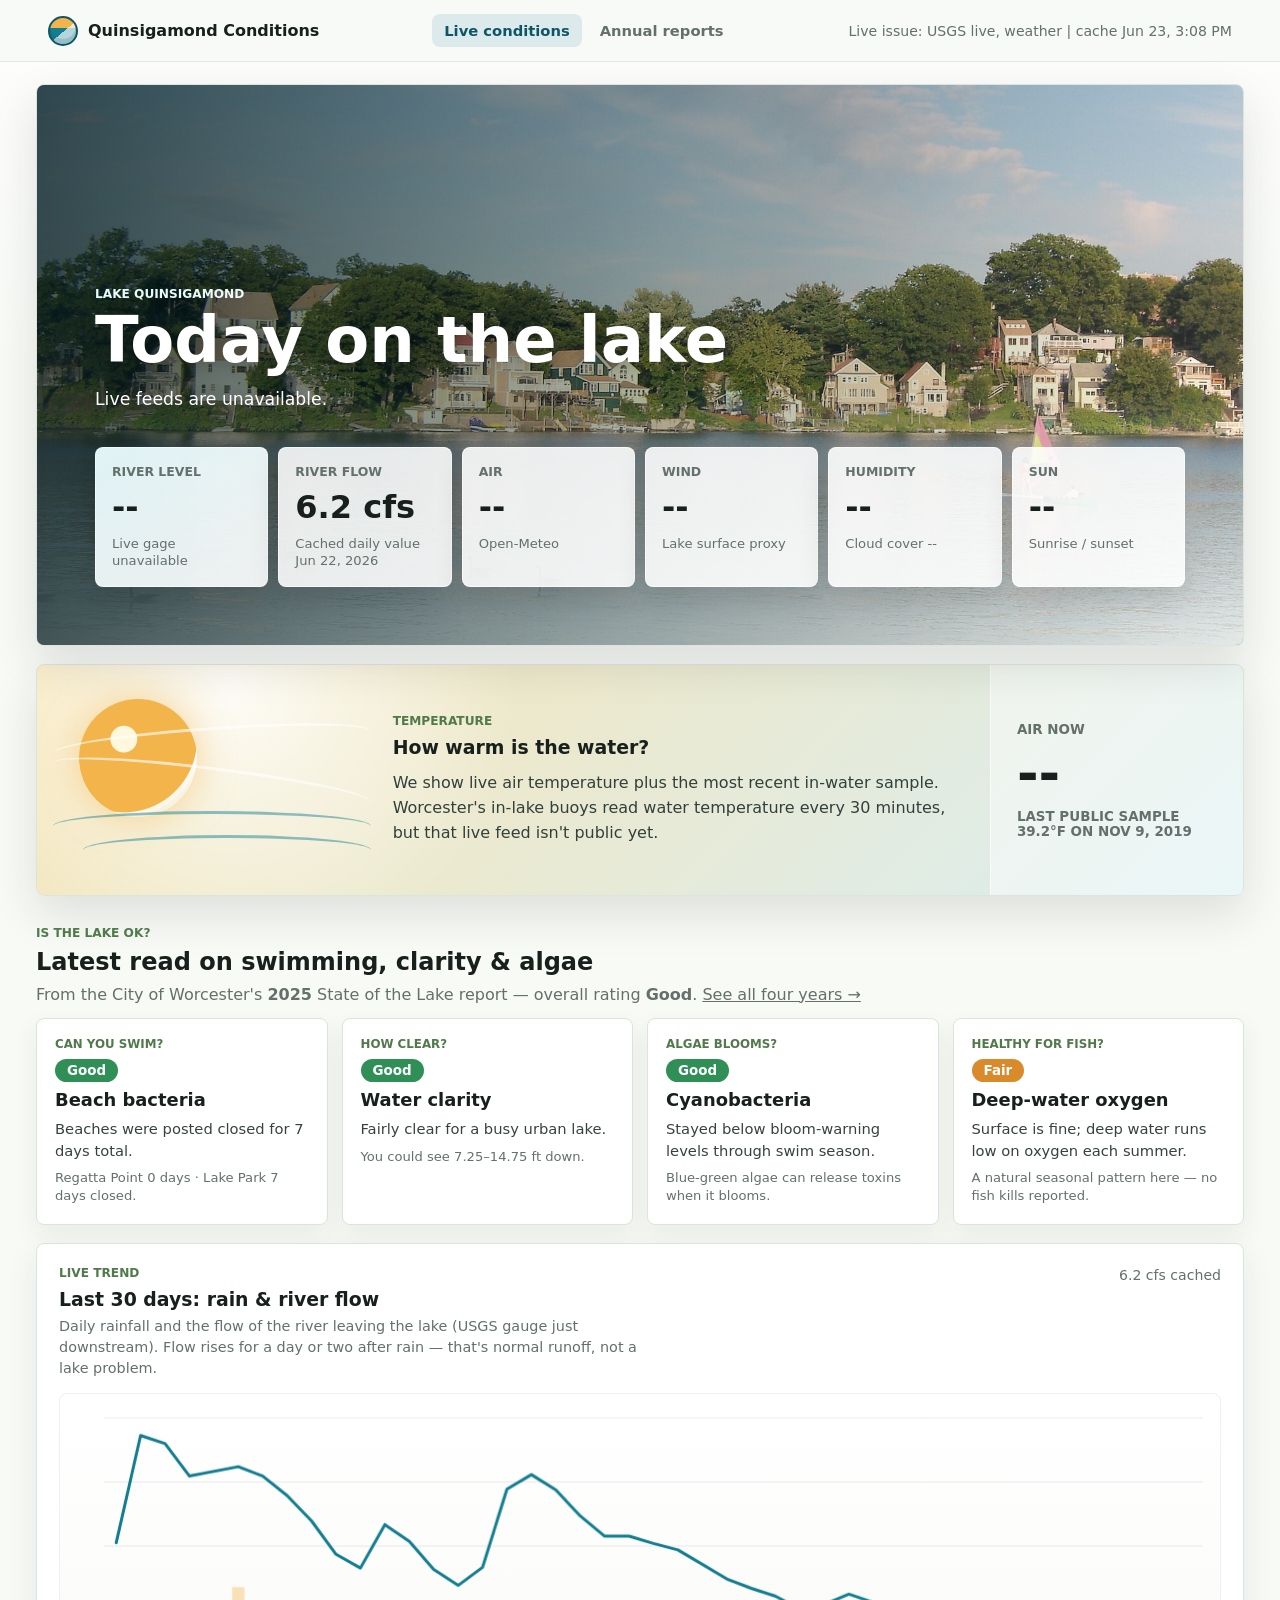
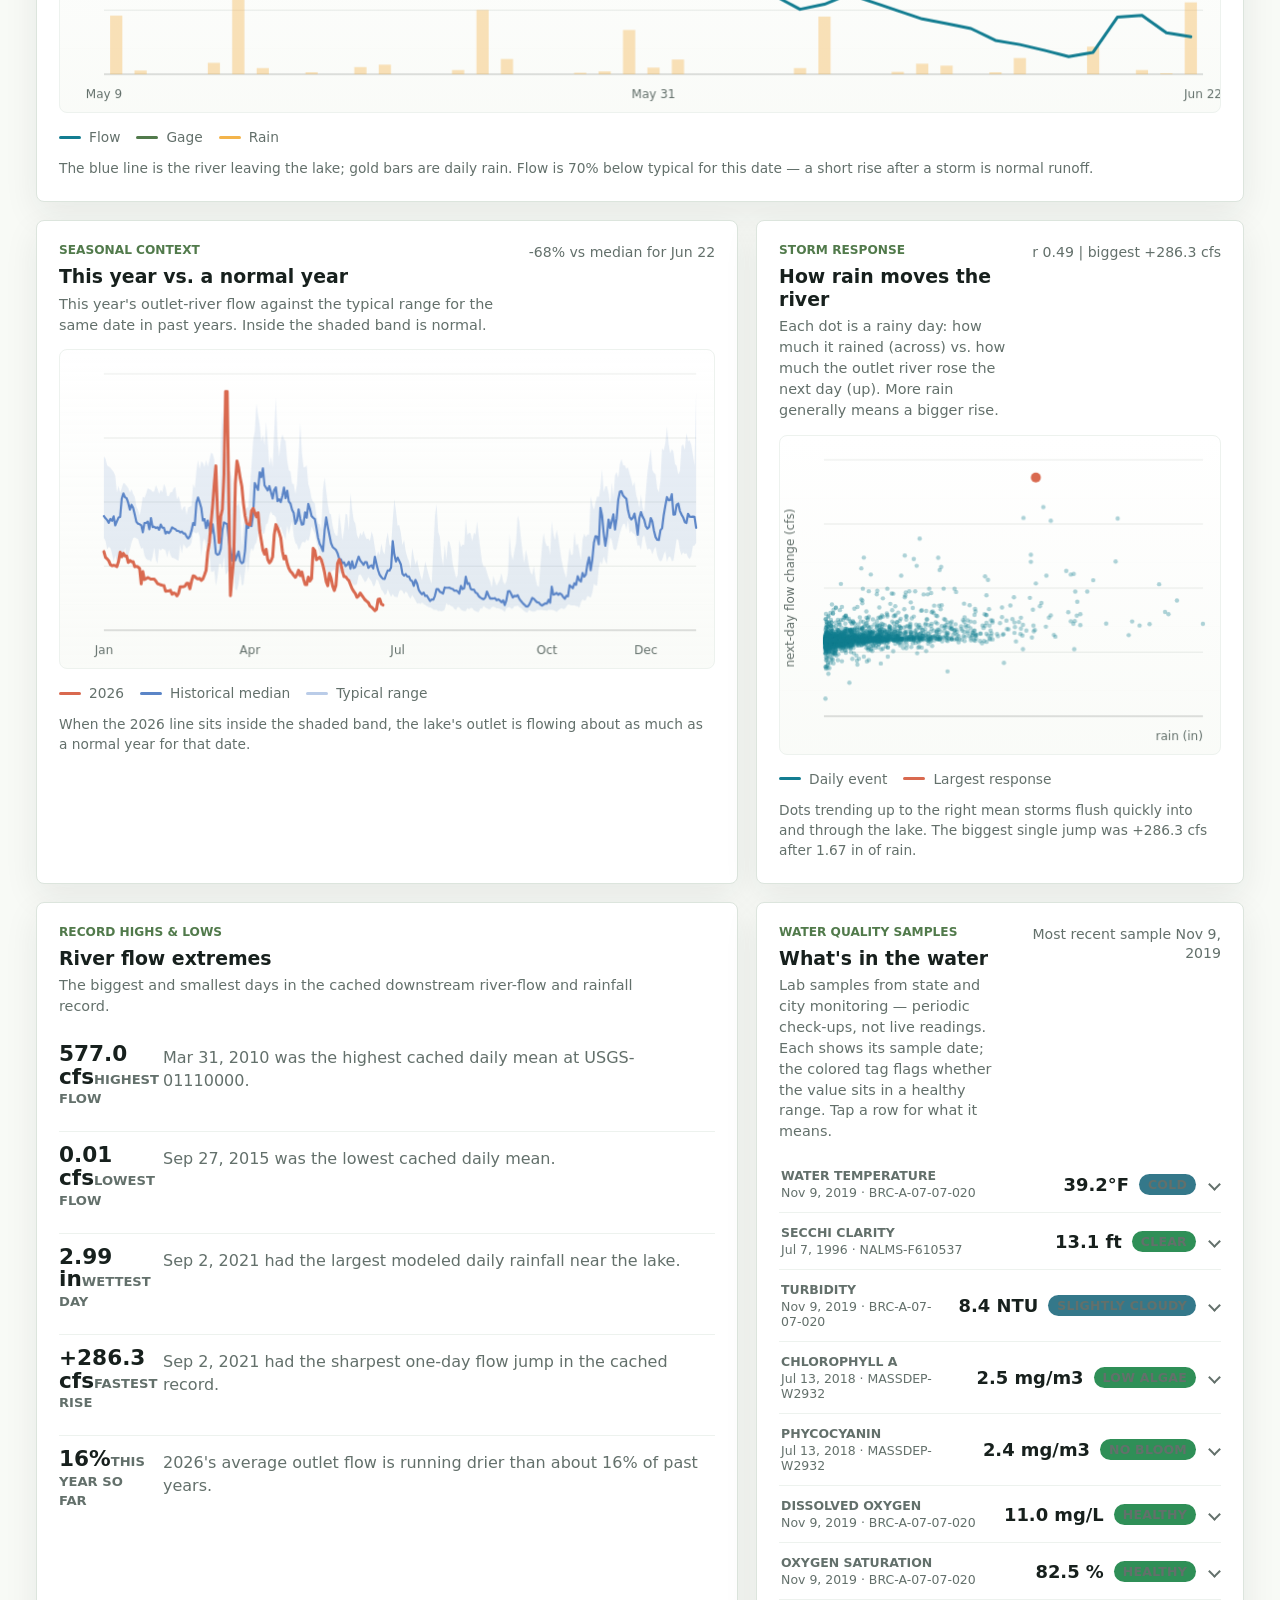
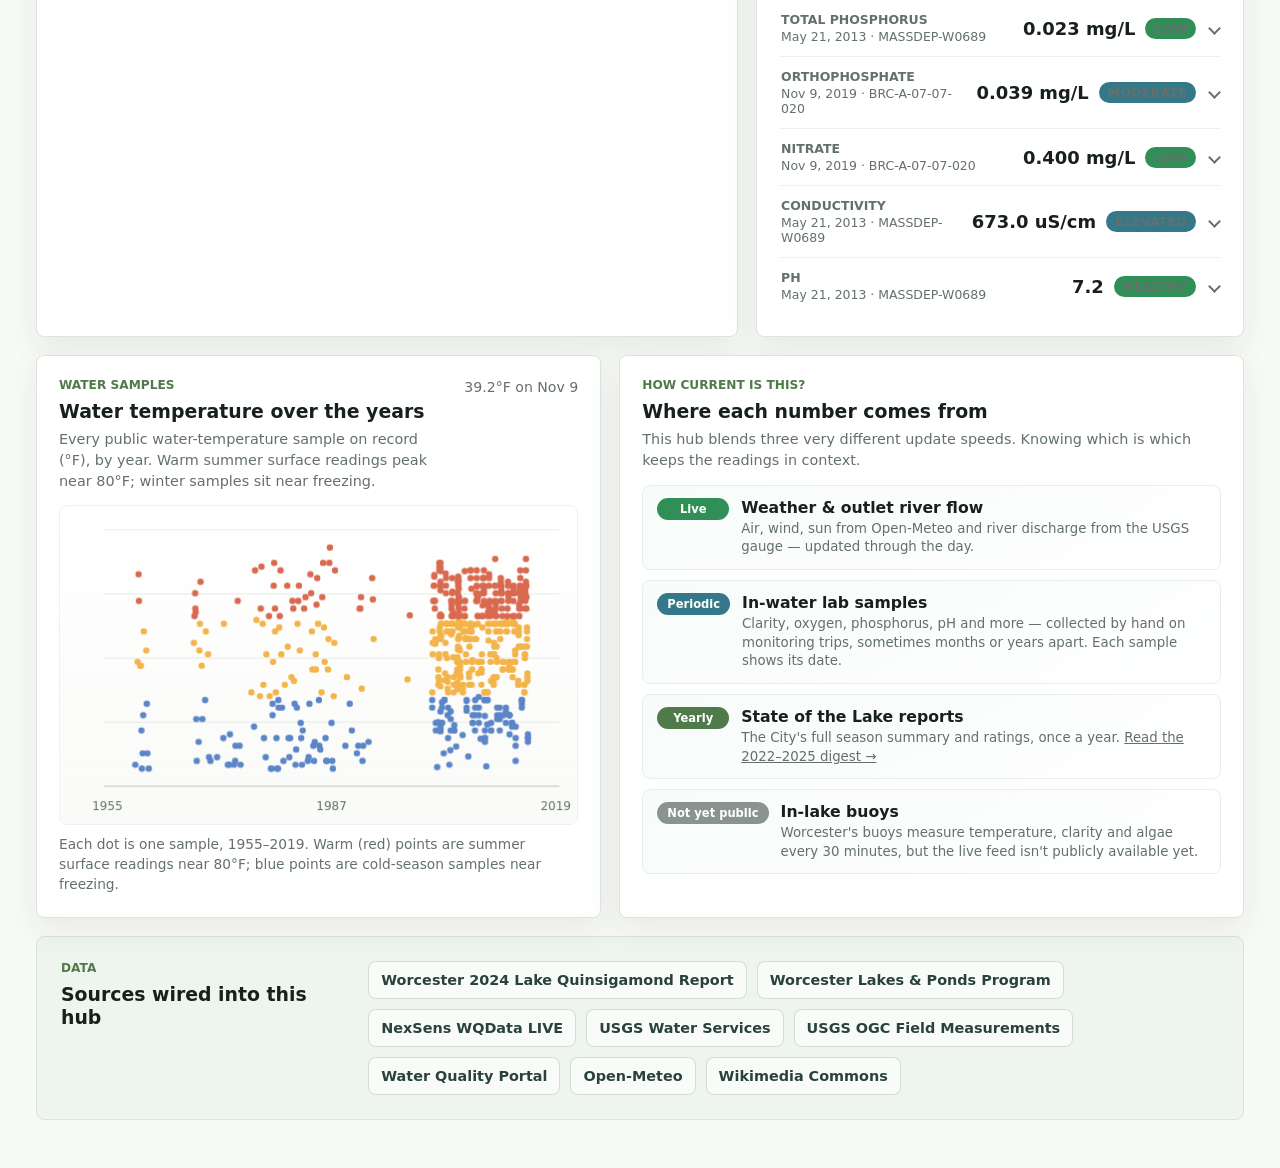
<file: index.html>
<!doctype html>
<html lang="en">
  <head>
    <meta charset="utf-8">
    <meta name="viewport" content="width=device-width, initial-scale=1">
    <title>Lake Quinsigamond Conditions</title>
    <link rel="preload" as="image" href="assets/lake-quinsigamond-regatta-point.jpg">
    <link rel="stylesheet" href="styles.css">
  </head>
  <body>
    <header class="site-header">
      <a class="brand" href="#top" aria-label="Lake Quinsigamond Conditions home">
        <span class="brand-mark"></span>
        <span>Quinsigamond Conditions</span>
      </a>
      <nav class="header-nav">
        <a href="index.html" aria-current="page" class="is-active">Live conditions</a>
        <a href="reports.html">Annual reports</a>
      </nav>
      <div class="feed-status" id="feedStatus">Loading live feeds</div>
    </header>

    <main id="top">
      <section class="today-shell" aria-labelledby="todayTitle">
        <div class="today-photo" aria-hidden="true"></div>
        <div class="today-content">
          <div class="today-copy">
            <p class="kicker">Lake Quinsigamond</p>
            <h1 id="todayTitle">Today on the lake</h1>
            <p id="todaySummary">Pulling current weather, river stage, and historical context.</p>
          </div>

          <div class="metric-grid" aria-label="Today's water and weather conditions">
            <article class="metric-card metric-card-water">
              <span class="metric-label">River level</span>
              <strong id="gageValue">--</strong>
              <small id="gageMeta">Downstream gauge, not lake level</small>
            </article>
            <article class="metric-card">
              <span class="metric-label">River flow</span>
              <strong id="flowValue">--</strong>
              <small id="flowMeta">Leaving the lake downstream</small>
            </article>
            <article class="metric-card">
              <span class="metric-label">Air</span>
              <strong id="airValue">--</strong>
              <small id="airMeta">Open-Meteo</small>
            </article>
            <article class="metric-card">
              <span class="metric-label">Wind</span>
              <strong id="windValue">--</strong>
              <small id="windMeta">Lake surface proxy</small>
            </article>
            <article class="metric-card">
              <span class="metric-label">Humidity</span>
              <strong id="humidityValue">--</strong>
              <small id="cloudMeta">Cloud cover --</small>
            </article>
            <article class="metric-card">
              <span class="metric-label">Sun</span>
              <strong id="sunValue">--</strong>
              <small id="sunMeta">Sunrise / sunset</small>
            </article>
          </div>
        </div>
      </section>

      <section class="temperature-band" aria-labelledby="temperatureTitle">
        <div class="sun-scene" aria-hidden="true">
          <div class="sun-disc"></div>
          <div class="heat-ribbon heat-ribbon-one"></div>
          <div class="heat-ribbon heat-ribbon-two"></div>
          <div class="water-line water-line-one"></div>
          <div class="water-line water-line-two"></div>
        </div>
        <div class="temperature-copy">
          <p class="kicker">Temperature</p>
          <h2 id="temperatureTitle">How warm is the water?</h2>
          <p id="temperatureDetail">We show live air temperature plus the most recent in-water sample. Worcester's in-lake buoys read water temperature every 30 minutes, but that live feed isn't public yet.</p>
        </div>
        <div class="temperature-readout">
          <span>Air now</span>
          <strong id="tempReadout">--</strong>
          <small id="waterTempReadout">Water sample --</small>
        </div>
      </section>

      <section class="lake-status" aria-labelledby="lakeStatusTitle">
        <div class="section-head">
          <p class="kicker">Is the lake OK?</p>
          <h2 id="lakeStatusTitle">Latest read on swimming, clarity &amp; algae</h2>
          <p class="section-sub" id="lakeStatusSub">From the City of Worcester's most recent annual State of the Lake report. <a href="reports.html">See all four years &rarr;</a></p>
        </div>
        <div class="status-cards" id="statusCards">
          <p class="status-loading">Loading the latest report summary&hellip;</p>
        </div>
      </section>

      <section class="analytics-grid" aria-label="Lake condition analytics">
        <article class="panel panel-wide">
          <div class="panel-heading">
            <div>
              <p class="kicker">Live trend</p>
              <h2>Last 30 days: rain &amp; river flow</h2>
              <p class="panel-sub">Daily rainfall and the flow of the river leaving the lake (USGS gauge just downstream). Flow rises for a day or two after rain &mdash; that's normal runoff, not a lake problem.</p>
            </div>
            <div class="chart-stat" id="recentStat">--</div>
          </div>
          <canvas id="recentChart" class="chart" aria-label="Recent river flow and rain chart"></canvas>
          <div class="legend" id="recentLegend"></div>
          <p class="chart-note" id="recentNote"></p>
        </article>

        <article class="panel">
          <div class="panel-heading">
            <div>
              <p class="kicker">Seasonal context</p>
              <h2>This year vs. a normal year</h2>
              <p class="panel-sub">This year's outlet-river flow against the typical range for the same date in past years. Inside the shaded band is normal.</p>
            </div>
            <div class="chart-stat" id="yearStat">--</div>
          </div>
          <canvas id="yearChart" class="chart" aria-label="This year flow compared with historical range"></canvas>
          <div class="legend" id="yearLegend"></div>
          <p class="chart-note" id="yearNote"></p>
        </article>

        <article class="panel">
          <div class="panel-heading">
            <div>
              <p class="kicker">Storm response</p>
              <h2>How rain moves the river</h2>
              <p class="panel-sub">Each dot is a rainy day: how much it rained (across) vs. how much the outlet river rose the next day (up). More rain generally means a bigger rise.</p>
            </div>
            <div class="chart-stat" id="responseStat">--</div>
          </div>
          <canvas id="responseChart" class="chart" aria-label="Rainfall and next day river response scatter chart"></canvas>
          <div class="legend" id="responseLegend"></div>
          <p class="chart-note" id="responseNote"></p>
        </article>
      </section>

      <section class="split-band" aria-label="Historical insights and water quality">
        <article class="panel">
          <div class="panel-heading">
            <div>
              <p class="kicker">Record highs &amp; lows</p>
              <h2>River flow extremes</h2>
              <p class="panel-sub">The biggest and smallest days in the cached downstream river-flow and rainfall record.</p>
            </div>
          </div>
          <div class="insight-list" id="insights"></div>
        </article>

        <article class="panel">
          <div class="panel-heading">
            <div>
              <p class="kicker">Water quality samples</p>
              <h2>What's in the water</h2>
              <p class="panel-sub">Lab samples from state and city monitoring &mdash; periodic check-ups, not live readings. Each shows its sample date; the colored tag flags whether the value sits in a healthy range. Tap a row for what it means.</p>
            </div>
            <div class="chart-stat" id="qualityStat">--</div>
          </div>
          <div class="sample-list" id="sampleList"></div>
        </article>
      </section>

      <section class="analytics-grid bottom-grid" aria-label="Water temperature history and data freshness">
        <article class="panel">
          <div class="panel-heading">
            <div>
              <p class="kicker">Water samples</p>
              <h2>Water temperature over the years</h2>
              <p class="panel-sub">Every public water-temperature sample on record (&deg;F), by year. Warm summer surface readings peak near 80&deg;F; winter samples sit near freezing.</p>
            </div>
            <div class="chart-stat" id="waterTempStat">--</div>
          </div>
          <canvas id="waterTempChart" class="chart" aria-label="Historical water temperature samples"></canvas>
          <p class="chart-note" id="waterTempNote"></p>
        </article>

        <article class="panel">
          <div class="panel-heading">
            <div>
              <p class="kicker">How current is this?</p>
              <h2>Where each number comes from</h2>
              <p class="panel-sub">This hub blends three very different update speeds. Knowing which is which keeps the readings in context.</p>
            </div>
          </div>
          <div class="freshness" id="freshness">
            <div class="freshness-row freshness-live">
              <span class="freshness-badge">Live</span>
              <div>
                <strong>Weather &amp; outlet river flow</strong>
                <small>Air, wind, sun from Open-Meteo and river discharge from the USGS gauge &mdash; updated through the day.</small>
              </div>
            </div>
            <div class="freshness-row freshness-periodic">
              <span class="freshness-badge">Periodic</span>
              <div>
                <strong>In-water lab samples</strong>
                <small>Clarity, oxygen, phosphorus, pH and more &mdash; collected by hand on monitoring trips, sometimes months or years apart. Each sample shows its date.</small>
              </div>
            </div>
            <div class="freshness-row freshness-annual">
              <span class="freshness-badge">Yearly</span>
              <div>
                <strong>State of the Lake reports</strong>
                <small>The City's full season summary and ratings, once a year. <a href="reports.html">Read the 2022&ndash;2025 digest &rarr;</a></small>
              </div>
            </div>
            <div class="freshness-row freshness-pending">
              <span class="freshness-badge">Not yet public</span>
              <div>
                <strong>In-lake buoys</strong>
                <small>Worcester's buoys measure temperature, clarity and algae every 30 minutes, but the live feed isn't publicly available yet.</small>
              </div>
            </div>
          </div>
        </article>
      </section>

      <section class="source-band" aria-label="Data sources">
        <div>
          <p class="kicker">Data</p>
          <h2>Sources wired into this hub</h2>
        </div>
        <div class="source-links" id="sourceLinks"></div>
      </section>
    </main>

    <script src="app.js" defer></script>
  </body>
</html>
</file>
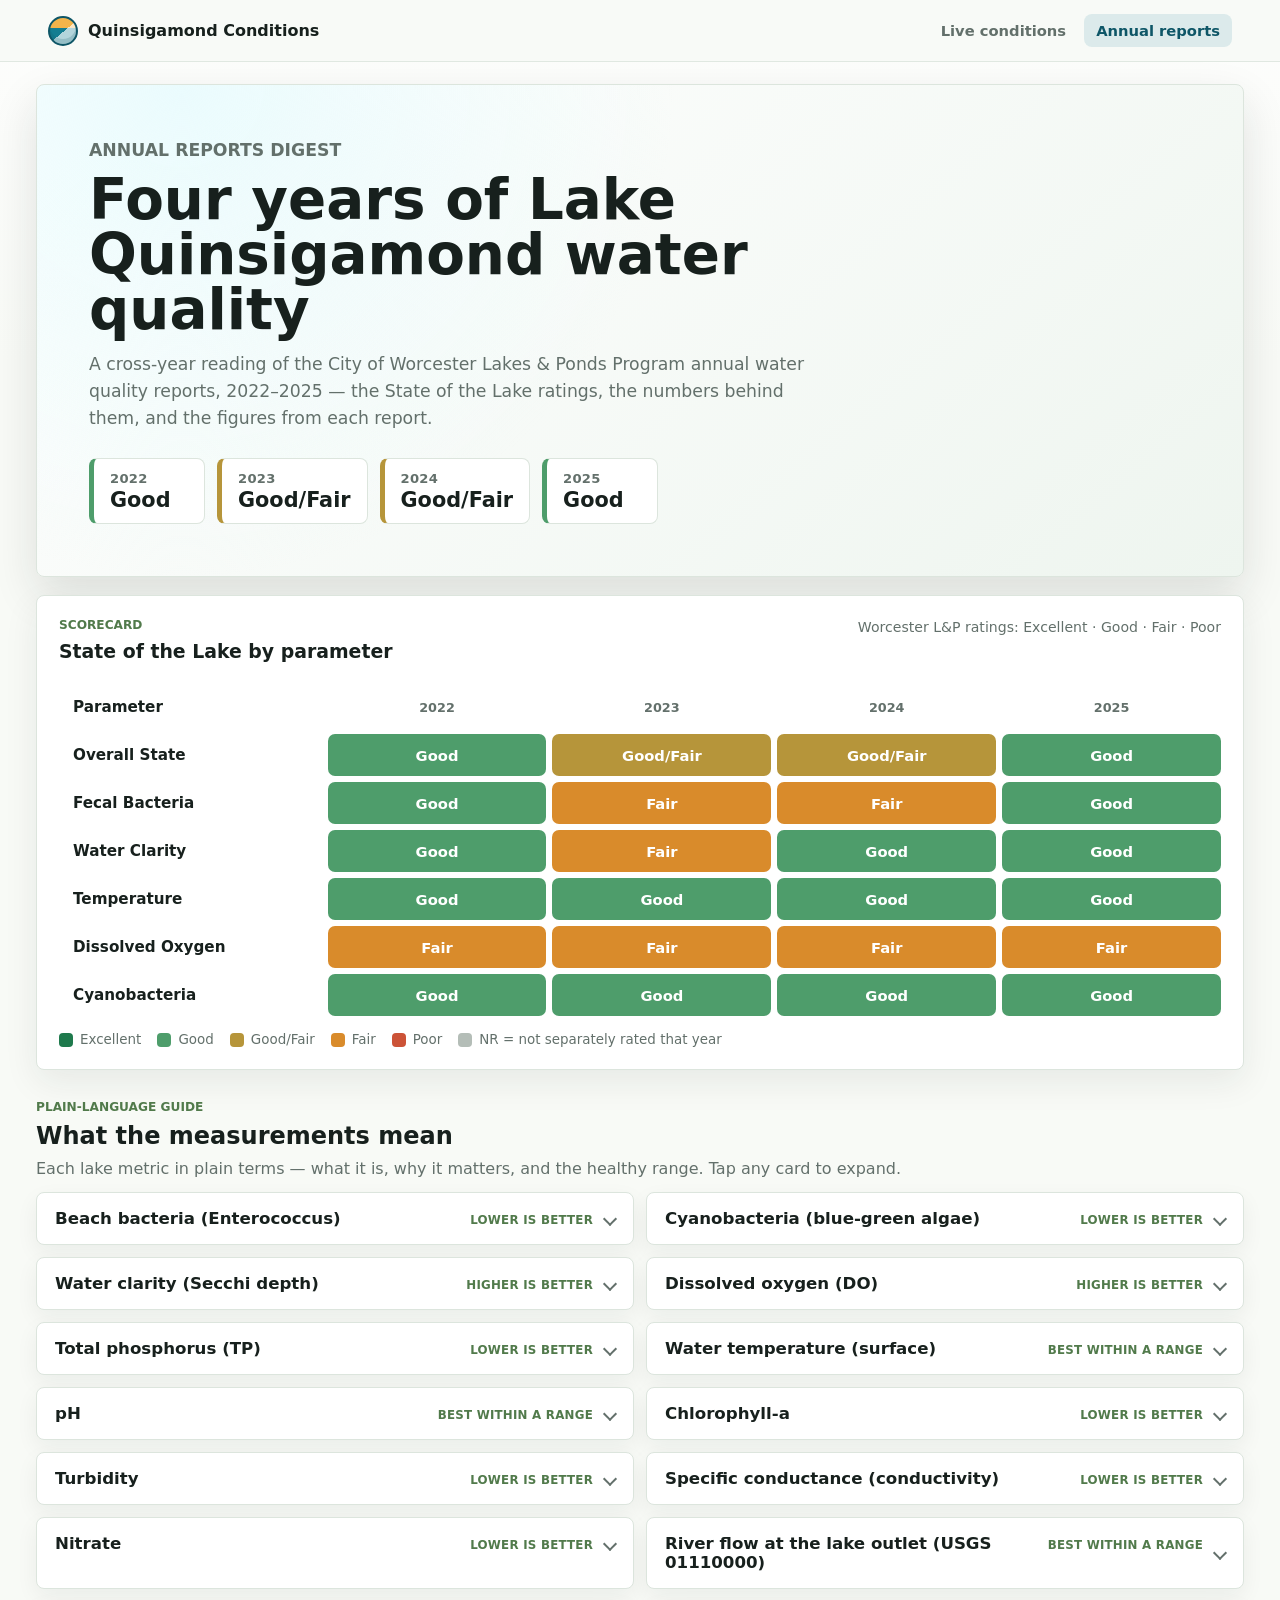
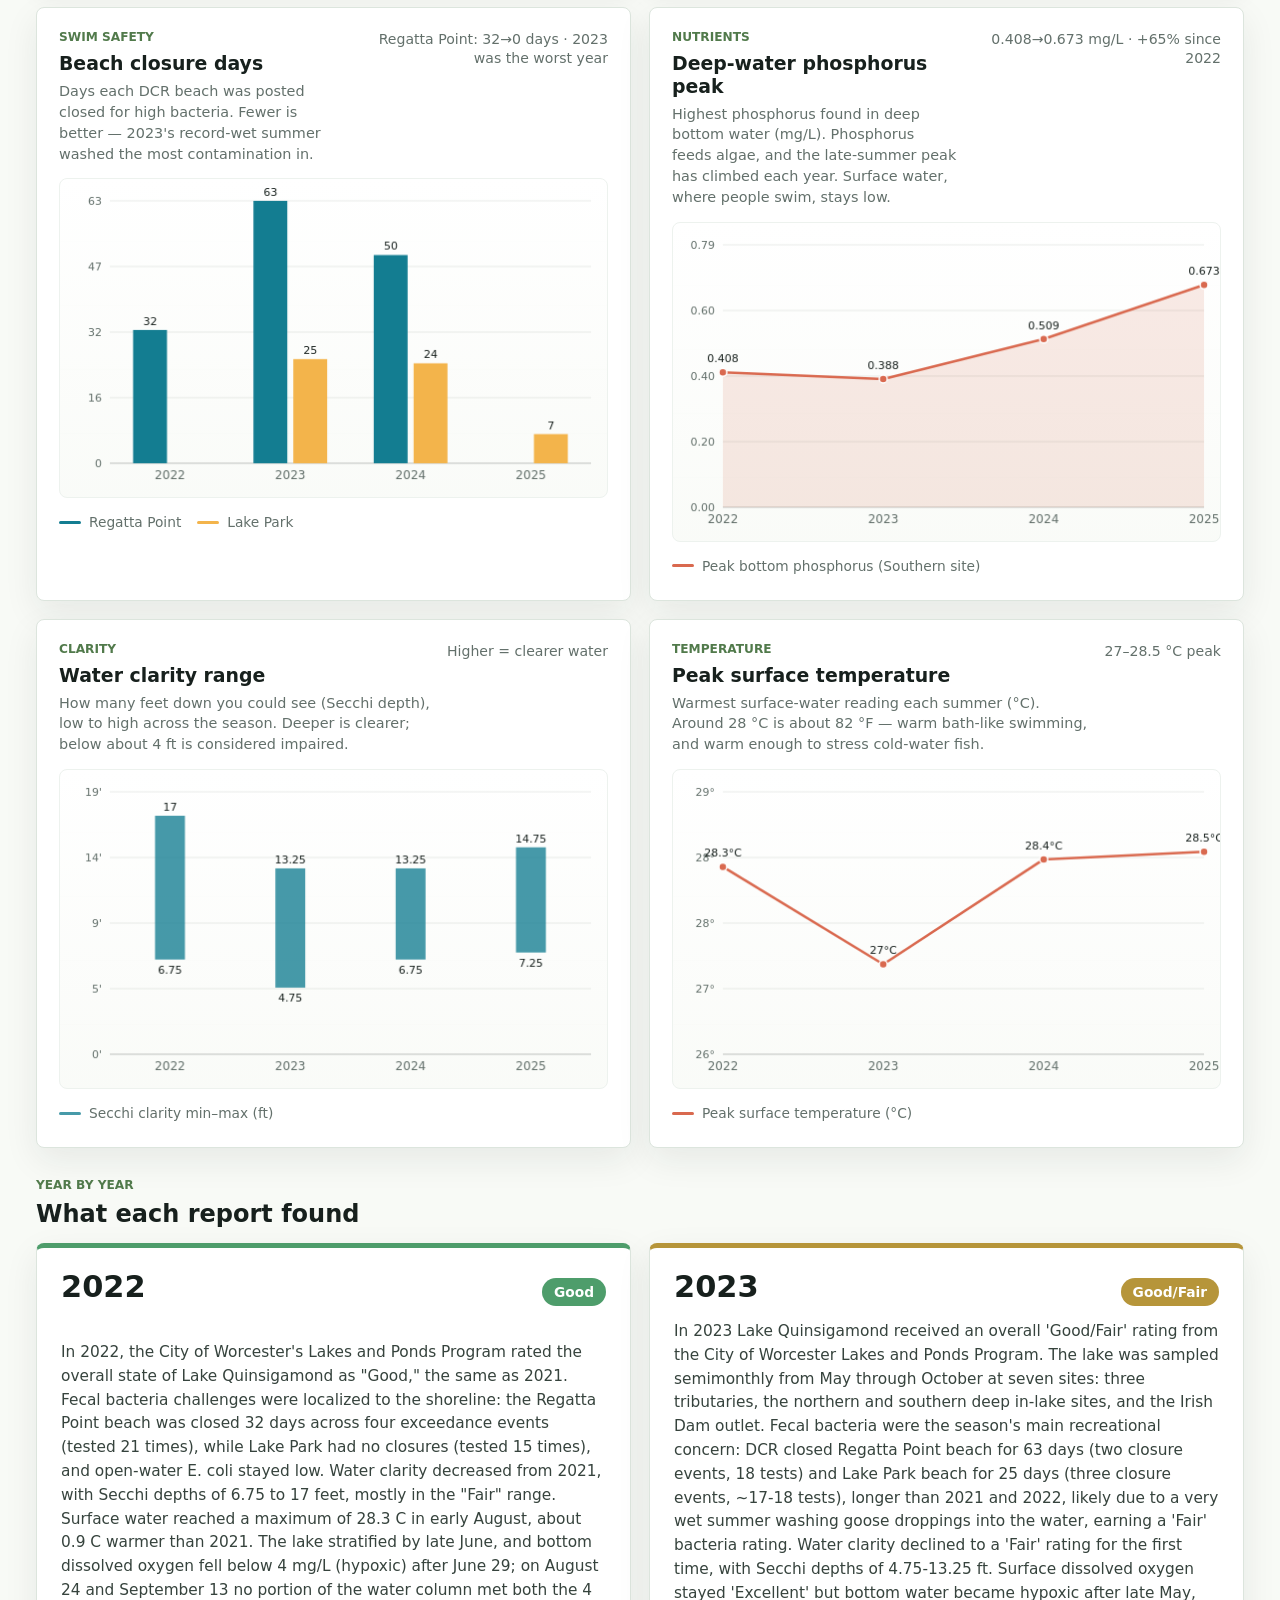
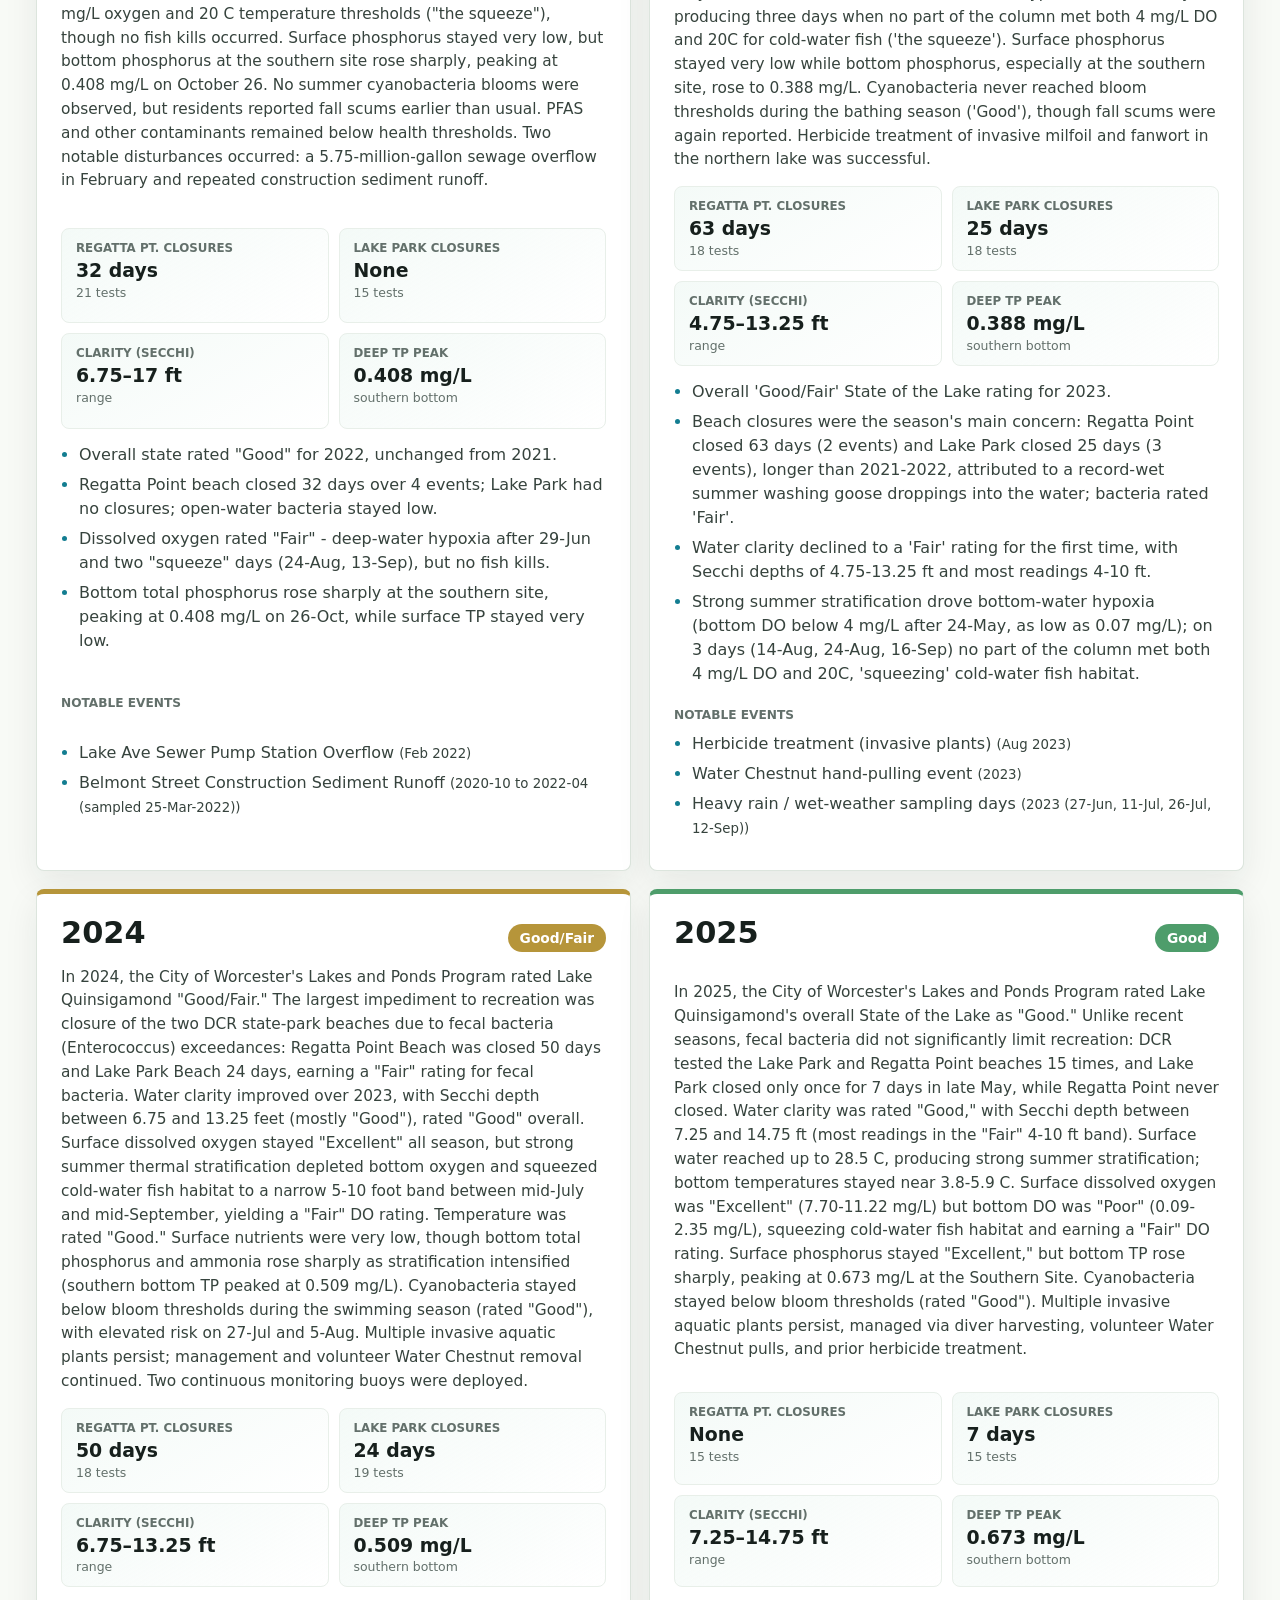
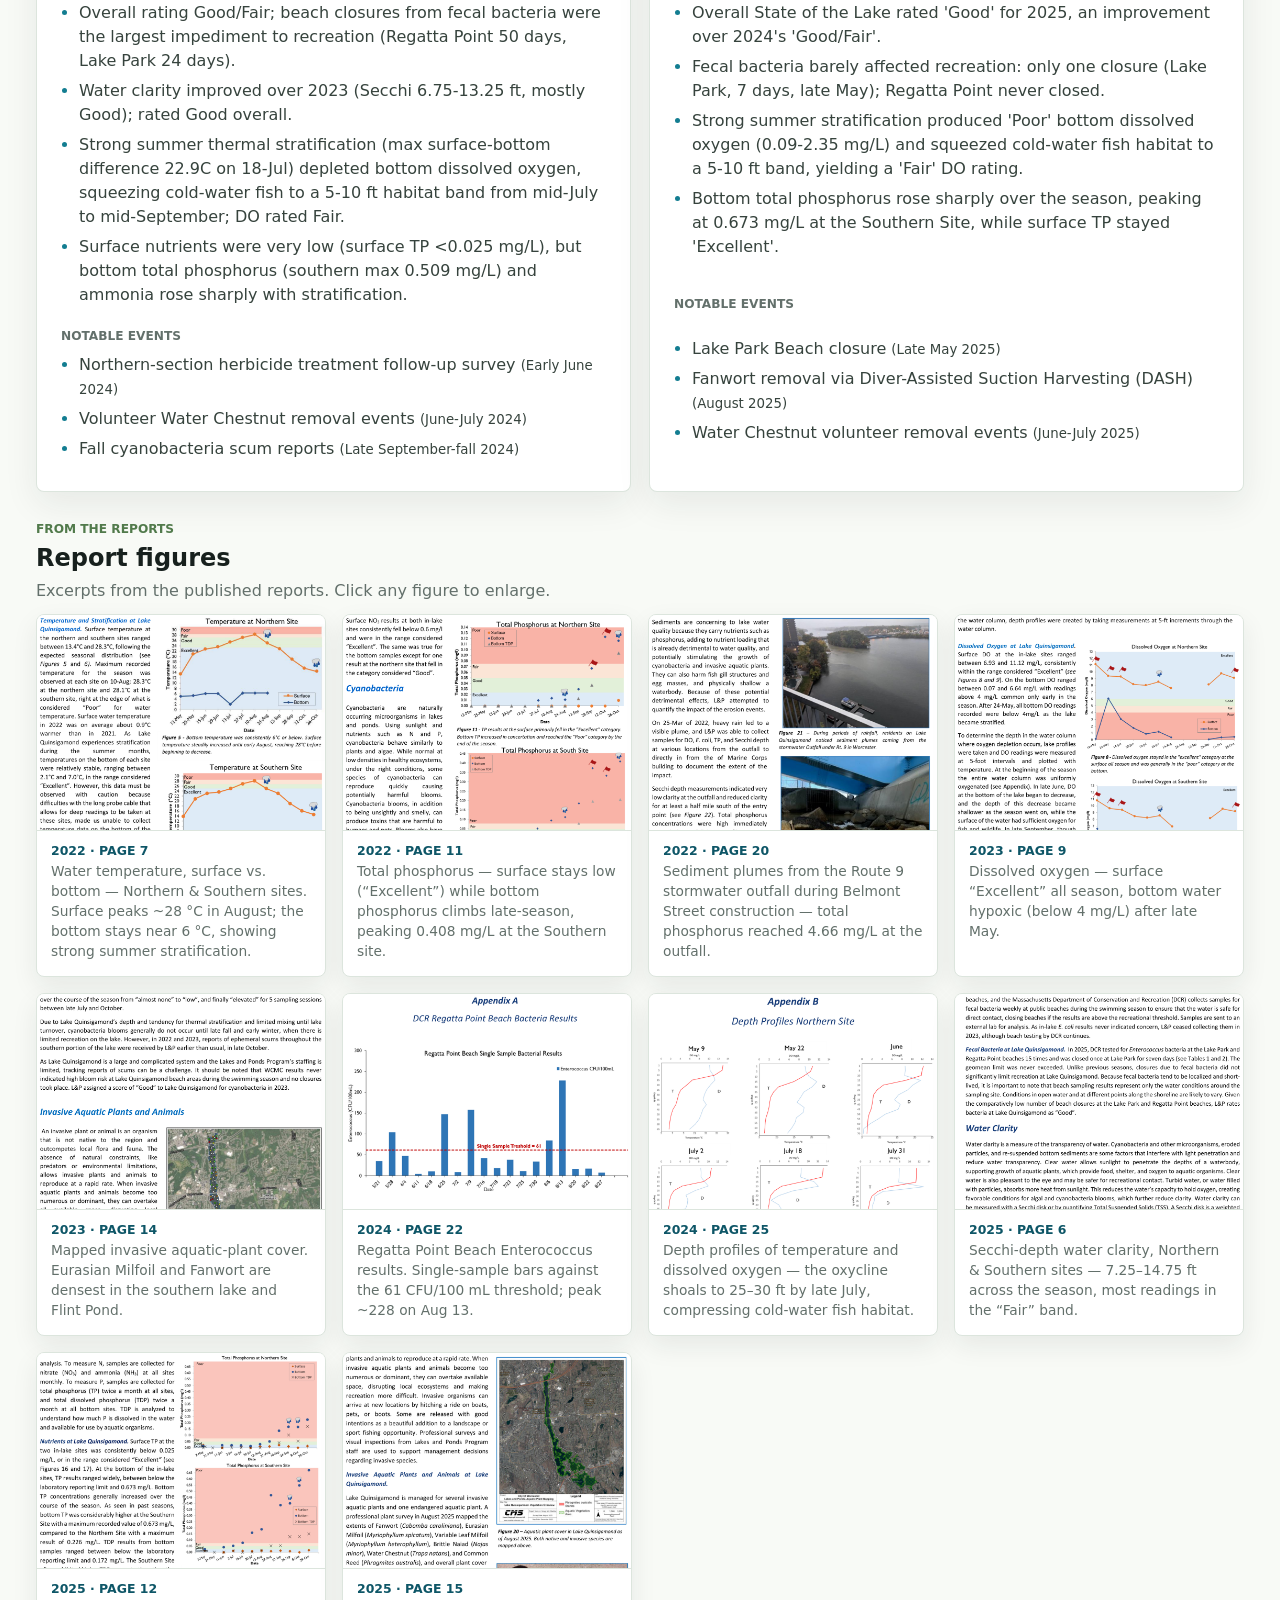
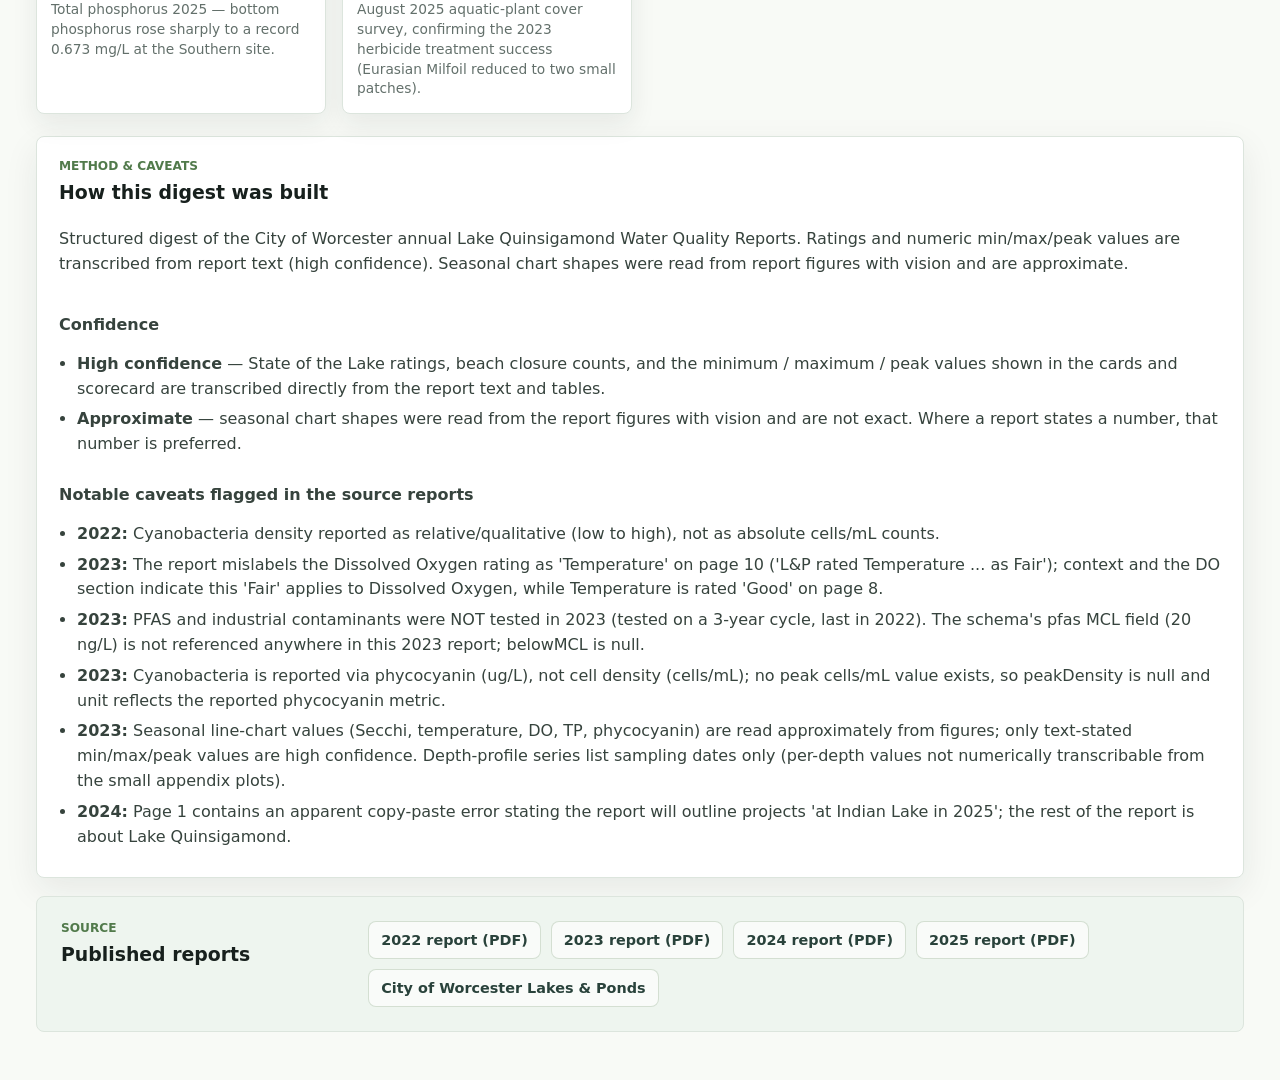
<file: reports.html>
<!doctype html>
<html lang="en">
  <head>
    <meta charset="utf-8">
    <meta name="viewport" content="width=device-width, initial-scale=1">
    <title>Annual Water Quality Reports — Lake Quinsigamond</title>
    <meta name="description" content="Cross-year digest of the City of Worcester annual Lake Quinsigamond Water Quality Reports, 2022–2025: ratings, trends, key findings, and report figures.">
    <link rel="stylesheet" href="styles.css">
  </head>
  <body class="reports-body">
    <header class="site-header">
      <a class="brand" href="index.html" aria-label="Lake Quinsigamond Conditions home">
        <span class="brand-mark"></span>
        <span>Quinsigamond Conditions</span>
      </a>
      <nav class="header-nav">
        <a href="index.html">Live conditions</a>
        <a href="reports.html" aria-current="page" class="is-active">Annual reports</a>
      </nav>
    </header>

    <main id="top">
      <section class="report-hero" aria-labelledby="reportTitle">
        <div class="report-hero-copy">
          <p class="kicker">Annual reports digest</p>
          <h1 id="reportTitle">Four years of Lake Quinsigamond water quality</h1>
          <p id="reportIntro">A cross-year reading of the City of Worcester Lakes &amp; Ponds Program annual water quality reports, 2022–2025 — the State of the Lake ratings, the numbers behind them, and the figures from each report.</p>
          <div class="state-chips" id="stateChips" aria-label="Overall State of the Lake rating by year"></div>
        </div>
      </section>

      <section class="panel panel-wide scorecard-panel" aria-labelledby="scorecardTitle">
        <div class="panel-heading">
          <div>
            <p class="kicker">Scorecard</p>
            <h2 id="scorecardTitle">State of the Lake by parameter</h2>
          </div>
          <div class="chart-stat">Worcester L&amp;P ratings: Excellent · Good · Fair · Poor</div>
        </div>
        <div class="scorecard" id="scorecard"></div>
        <div class="rating-key" id="ratingKey" aria-hidden="true"></div>
      </section>

      <section aria-labelledby="glossaryTitle">
        <div class="section-head">
          <p class="kicker">Plain-language guide</p>
          <h2 id="glossaryTitle">What the measurements mean</h2>
          <p class="section-sub">Each lake metric in plain terms &mdash; what it is, why it matters, and the healthy range. Tap any card to expand.</p>
        </div>
        <div class="glossary-grid" id="glossary"></div>
      </section>

      <section class="analytics-grid reports-trends" aria-label="Cross-year trends">
        <article class="panel">
          <div class="panel-heading">
            <div>
              <p class="kicker">Swim safety</p>
              <h2>Beach closure days</h2>
              <p class="panel-sub">Days each DCR beach was posted closed for high bacteria. Fewer is better — 2023's record-wet summer washed the most contamination in.</p>
            </div>
            <div class="chart-stat" id="beachStat">--</div>
          </div>
          <canvas id="beachChart" class="chart" aria-label="Beach closure days by year for Regatta Point and Lake Park"></canvas>
          <div class="legend" id="beachLegend"></div>
        </article>

        <article class="panel">
          <div class="panel-heading">
            <div>
              <p class="kicker">Nutrients</p>
              <h2>Deep-water phosphorus peak</h2>
              <p class="panel-sub">Highest phosphorus found in deep bottom water (mg/L). Phosphorus feeds algae, and the late-summer peak has climbed each year. Surface water, where people swim, stays low.</p>
            </div>
            <div class="chart-stat" id="tpStat">--</div>
          </div>
          <canvas id="tpChart" class="chart" aria-label="Peak bottom total phosphorus at the southern site by year"></canvas>
          <div class="legend" id="tpLegend"></div>
        </article>

        <article class="panel">
          <div class="panel-heading">
            <div>
              <p class="kicker">Clarity</p>
              <h2>Water clarity range</h2>
              <p class="panel-sub">How many feet down you could see (Secchi depth), low to high across the season. Deeper is clearer; below about 4 ft is considered impaired.</p>
            </div>
            <div class="chart-stat" id="secchiStat">--</div>
          </div>
          <canvas id="secchiChart" class="chart" aria-label="Secchi water clarity depth range by year"></canvas>
          <div class="legend" id="secchiLegend"></div>
        </article>

        <article class="panel">
          <div class="panel-heading">
            <div>
              <p class="kicker">Temperature</p>
              <h2>Peak surface temperature</h2>
              <p class="panel-sub">Warmest surface-water reading each summer (&deg;C). Around 28&nbsp;&deg;C is about 82&nbsp;&deg;F — warm bath-like swimming, and warm enough to stress cold-water fish.</p>
            </div>
            <div class="chart-stat" id="tempStat">--</div>
          </div>
          <canvas id="tempChart" class="chart" aria-label="Maximum surface water temperature by year"></canvas>
          <div class="legend" id="tempLegend"></div>
        </article>
      </section>

      <section aria-labelledby="yearsTitle">
        <div class="section-head">
          <p class="kicker">Year by year</p>
          <h2 id="yearsTitle">What each report found</h2>
        </div>
        <div class="year-cards" id="yearCards"></div>
      </section>

      <section aria-labelledby="galleryTitle">
        <div class="section-head">
          <p class="kicker">From the reports</p>
          <h2 id="galleryTitle">Report figures</h2>
          <p class="section-sub">Excerpts from the published reports. Click any figure to enlarge.</p>
        </div>
        <div class="gallery" id="gallery"></div>
      </section>

      <section class="panel panel-wide method-panel" aria-labelledby="methodTitle">
        <div class="panel-heading">
          <div>
            <p class="kicker">Method &amp; caveats</p>
            <h2 id="methodTitle">How this digest was built</h2>
          </div>
        </div>
        <div class="method-body" id="methodBody"></div>
      </section>

      <section class="source-band" aria-label="Report sources">
        <div>
          <p class="kicker">Source</p>
          <h2>Published reports</h2>
        </div>
        <div class="source-links" id="reportLinks"></div>
      </section>
    </main>

    <div class="lightbox" id="lightbox" hidden>
      <button class="lightbox-close" id="lightboxClose" aria-label="Close">&times;</button>
      <figure class="lightbox-figure">
        <img id="lightboxImg" alt="">
        <figcaption id="lightboxCaption"></figcaption>
      </figure>
    </div>

    <script src="reports.js" defer></script>
  </body>
</html>
</file>
<file: styles.css>
:root {
  color-scheme: light;
  --ink: #17201d;
  --muted: #63706b;
  --paper: #f8faf6;
  --panel: #ffffff;
  --line: #dce5dd;
  --water: #137d91;
  --water-dark: #0e5667;
  --leaf: #517a4b;
  --sun: #f3b44b;
  --coral: #d9694f;
  --rain: #5b85c7;
  --shadow: 0 18px 45px rgba(24, 36, 33, 0.12);
  --sky-start: #f8e6b6;
  --sky-end: #d9edf1;
  --temp-accent: #f3b44b;
}

* {
  box-sizing: border-box;
}

html {
  scroll-behavior: smooth;
}

body {
  margin: 0;
  background:
    linear-gradient(180deg, rgba(255, 255, 255, 0.72), rgba(248, 250, 246, 0.98) 360px),
    var(--paper);
  color: var(--ink);
  font-family:
    Inter, ui-sans-serif, system-ui, -apple-system, BlinkMacSystemFont, "Segoe UI",
    sans-serif;
  letter-spacing: 0;
}

a {
  color: inherit;
}

.site-header {
  position: sticky;
  top: 0;
  z-index: 20;
  display: flex;
  align-items: center;
  justify-content: space-between;
  gap: 18px;
  min-height: 62px;
  padding: 12px clamp(18px, 4vw, 48px);
  background: rgba(248, 250, 246, 0.88);
  border-bottom: 1px solid rgba(220, 229, 221, 0.84);
  backdrop-filter: blur(18px);
}

.brand {
  display: inline-flex;
  align-items: center;
  gap: 10px;
  font-weight: 760;
  text-decoration: none;
}

.brand-mark {
  width: 30px;
  height: 30px;
  border: 2px solid var(--water-dark);
  border-radius: 50%;
  background:
    linear-gradient(140deg, transparent 52%, rgba(255, 255, 255, 0.68) 52%),
    linear-gradient(180deg, var(--sun) 0 40%, var(--water) 40% 100%);
  box-shadow: inset 0 -5px 0 rgba(14, 86, 103, 0.18);
}

.feed-status {
  max-width: 52vw;
  overflow: hidden;
  color: var(--muted);
  font-size: 0.88rem;
  text-overflow: ellipsis;
  white-space: nowrap;
}

main {
  width: min(1500px, 100%);
  margin: 0 auto;
  padding: 22px clamp(14px, 3vw, 36px) 48px;
}

.today-shell {
  position: relative;
  display: grid;
  grid-template-columns: minmax(0, 1fr);
  min-height: 560px;
  overflow: hidden;
  border: 1px solid var(--line);
  border-radius: 8px;
  background: var(--panel);
  box-shadow: var(--shadow);
}

.today-photo {
  position: absolute;
  inset: 0;
  background:
    linear-gradient(90deg, rgba(10, 32, 35, 0.74), rgba(12, 43, 46, 0.36) 48%, rgba(248, 250, 246, 0.18)),
    linear-gradient(0deg, rgba(248, 250, 246, 0.86), rgba(248, 250, 246, 0) 46%),
    url("assets/lake-quinsigamond-regatta-point.jpg") center / cover;
  transform: scale(1.01);
}

.today-content {
  position: relative;
  display: grid;
  align-content: end;
  gap: 34px;
  min-height: 560px;
  padding: clamp(26px, 5vw, 58px);
}

.today-copy {
  max-width: 780px;
  min-width: 0;
  color: #ffffff;
  text-shadow: 0 2px 18px rgba(0, 0, 0, 0.3);
}

.kicker {
  margin: 0 0 8px;
  color: var(--leaf);
  font-size: 0.76rem;
  font-weight: 820;
  letter-spacing: 0;
  text-transform: uppercase;
}

.today-copy .kicker {
  color: #e8fbfb;
}

h1,
h2,
p {
  margin-top: 0;
}

h1 {
  max-width: 780px;
  margin-bottom: 14px;
  font-size: clamp(2.5rem, 5vw, 5rem);
  line-height: 0.98;
  letter-spacing: 0;
}

h2 {
  margin-bottom: 0;
  font-size: 1.18rem;
  line-height: 1.2;
  letter-spacing: 0;
}

.today-copy p:last-child {
  max-width: 660px;
  margin-bottom: 0;
  font-size: 1.08rem;
  line-height: 1.55;
}

.metric-grid {
  display: grid;
  grid-template-columns: repeat(6, minmax(0, 1fr));
  gap: 10px;
  min-width: 0;
}

.metric-card {
  min-width: 0;
  min-height: 128px;
  padding: 16px;
  border: 1px solid rgba(255, 255, 255, 0.62);
  border-radius: 8px;
  background: rgba(255, 255, 255, 0.88);
  box-shadow: 0 14px 28px rgba(0, 0, 0, 0.12);
  color: var(--ink);
}

.metric-card-water {
  background: linear-gradient(150deg, rgba(232, 251, 253, 0.96), rgba(255, 255, 255, 0.9));
}

.metric-label {
  display: block;
  margin-bottom: 12px;
  color: var(--muted);
  font-size: 0.78rem;
  font-weight: 760;
  text-transform: uppercase;
}

.metric-card strong {
  display: block;
  overflow-wrap: anywhere;
  word-break: break-word;
  font-size: 2rem;
  line-height: 1.05;
  letter-spacing: 0;
}

.metric-card small {
  display: block;
  margin-top: 10px;
  color: var(--muted);
  font-size: 0.82rem;
  line-height: 1.35;
}

.temperature-band {
  display: grid;
  grid-template-columns: minmax(210px, 0.58fr) minmax(280px, 1fr) minmax(230px, 0.44fr);
  gap: 22px;
  align-items: stretch;
  min-height: 230px;
  margin-top: 18px;
  overflow: hidden;
  border: 1px solid var(--line);
  border-radius: 8px;
  background:
    radial-gradient(circle at 16% 10%, rgba(255, 255, 255, 0.86), transparent 28%),
    linear-gradient(135deg, var(--sky-start), var(--sky-end));
  box-shadow: var(--shadow);
}

.sun-scene {
  position: relative;
  min-height: 230px;
}

.sun-disc {
  position: absolute;
  top: 34px;
  left: 42px;
  width: 118px;
  height: 118px;
  border-radius: 50%;
  background:
    radial-gradient(circle at 38% 34%, #fff8df 0 12%, var(--temp-accent) 13% 68%, rgba(255, 255, 255, 0.4) 69% 72%, transparent 74%);
  box-shadow: 0 0 36px color-mix(in srgb, var(--temp-accent) 52%, transparent);
}

.heat-ribbon,
.water-line {
  position: absolute;
  right: 0;
  left: 16px;
  height: 30px;
  border-radius: 50%;
  border-top: 3px solid rgba(255, 255, 255, 0.62);
}

.heat-ribbon-one {
  top: 62px;
  transform: rotate(-4deg);
}

.heat-ribbon-two {
  top: 102px;
  transform: rotate(7deg);
}

.water-line {
  border-color: rgba(19, 125, 145, 0.48);
}

.water-line-one {
  bottom: 54px;
}

.water-line-two {
  bottom: 30px;
  left: 46px;
}

.temperature-copy {
  align-self: center;
  padding: 30px 0;
}

.temperature-copy p:last-child {
  max-width: 640px;
  margin: 12px 0 0;
  color: #31403b;
  line-height: 1.55;
}

.temperature-readout {
  display: grid;
  align-content: center;
  gap: 10px;
  padding: 26px;
  background: rgba(255, 255, 255, 0.45);
  border-left: 1px solid rgba(255, 255, 255, 0.6);
}

.temperature-readout span,
.temperature-readout small {
  color: var(--muted);
  font-size: 0.84rem;
  font-weight: 720;
  text-transform: uppercase;
}

.temperature-readout strong {
  font-size: 3.25rem;
  line-height: 1;
  letter-spacing: 0;
}

.upgrade-band {
  display: grid;
  grid-template-columns: repeat(3, minmax(0, 1fr));
  gap: 12px;
  margin-top: 18px;
}

.upgrade-card {
  min-height: 172px;
  padding: 20px;
  border: 1px solid var(--line);
  border-radius: 8px;
  background:
    linear-gradient(145deg, rgba(255, 255, 255, 0.94), rgba(239, 248, 244, 0.9));
  box-shadow: 0 12px 30px rgba(24, 36, 33, 0.07);
}

.upgrade-card span {
  display: block;
  margin-bottom: 10px;
  color: var(--leaf);
  font-size: 0.76rem;
  font-weight: 820;
  text-transform: uppercase;
}

.upgrade-card p {
  margin: 12px 0 0;
  color: var(--muted);
  line-height: 1.5;
}

.analytics-grid,
.split-band {
  display: grid;
  grid-template-columns: minmax(0, 1.18fr) minmax(0, 0.82fr);
  gap: 18px;
  margin-top: 18px;
}

.bottom-grid {
  grid-template-columns: minmax(0, 0.95fr) minmax(0, 1.05fr);
}

.panel {
  min-width: 0;
  padding: 22px;
  border: 1px solid var(--line);
  border-radius: 8px;
  background: var(--panel);
  box-shadow: 0 12px 34px rgba(24, 36, 33, 0.08);
}

.panel-wide {
  grid-column: 1 / -1;
}

.panel-heading {
  display: flex;
  align-items: start;
  justify-content: space-between;
  gap: 16px;
  min-height: 54px;
  margin-bottom: 14px;
}

.chart-stat {
  flex: 0 0 auto;
  max-width: 45%;
  color: var(--muted);
  font-size: 0.88rem;
  line-height: 1.35;
  text-align: right;
}

.chart {
  display: block;
  width: 100%;
  height: 320px;
  border: 1px solid #edf2ee;
  border-radius: 8px;
  background:
    linear-gradient(180deg, rgba(255, 255, 255, 0.92), rgba(248, 250, 246, 0.78)),
    repeating-linear-gradient(0deg, transparent 0 63px, rgba(220, 229, 221, 0.44) 64px);
}

.legend {
  display: flex;
  flex-wrap: wrap;
  gap: 10px 16px;
  min-height: 24px;
  margin-top: 12px;
  color: var(--muted);
  font-size: 0.86rem;
}

.legend span {
  display: inline-flex;
  align-items: center;
  gap: 8px;
}

.legend i {
  width: 22px;
  height: 3px;
  border-radius: 2px;
  background: currentColor;
}

.insight-list {
  display: grid;
  gap: 12px;
}

.insight {
  display: grid;
  grid-template-columns: 92px minmax(0, 1fr);
  gap: 12px;
  padding: 12px 0;
  border-top: 1px solid #edf2ee;
}

.insight:first-child {
  border-top: 0;
}

.insight strong {
  font-size: 1.35rem;
  line-height: 1.05;
}

.insight span {
  color: var(--muted);
  font-size: 0.82rem;
  font-weight: 760;
  text-transform: uppercase;
}

.insight p {
  margin: 4px 0 0;
  color: var(--muted);
  line-height: 1.42;
}

.sample-list {
  display: grid;
  gap: 2px;
}

.sample-row {
  display: grid;
  grid-template-columns: minmax(0, 1fr) auto;
  gap: 14px;
  padding: 12px 0;
  border-top: 1px solid #edf2ee;
}

.sample-row:first-child {
  border-top: 0;
}

.sample-row span {
  display: block;
  color: var(--muted);
  font-size: 0.78rem;
  font-weight: 760;
  text-transform: uppercase;
}

.sample-row strong {
  font-size: 1.16rem;
}

.sample-row small {
  display: block;
  margin-top: 3px;
  color: var(--muted);
}

.sensor-grid {
  display: grid;
  grid-template-columns: repeat(2, minmax(0, 1fr));
  gap: 12px;
}

.sensor-grid div {
  min-height: 128px;
  padding: 16px;
  border: 1px solid #e5eee7;
  border-radius: 8px;
  background:
    linear-gradient(150deg, rgba(239, 248, 244, 0.94), rgba(255, 255, 255, 0.95));
}

.sensor-grid span {
  display: block;
  color: var(--muted);
  font-size: 0.78rem;
  font-weight: 760;
  text-transform: uppercase;
}

.sensor-grid strong {
  display: block;
  margin: 10px 0 8px;
  overflow-wrap: anywhere;
  font-size: clamp(1.35rem, 2.2vw, 1.7rem);
  line-height: 1.08;
}

.sensor-grid small {
  color: var(--muted);
}

.source-band {
  display: grid;
  grid-template-columns: minmax(230px, 0.34fr) minmax(0, 1fr);
  gap: 18px;
  margin-top: 18px;
  padding: 24px;
  border: 1px solid var(--line);
  border-radius: 8px;
  background: #eef5ef;
}

.source-links {
  display: flex;
  flex-wrap: wrap;
  gap: 10px;
  align-content: start;
}

.source-links a {
  display: inline-flex;
  align-items: center;
  min-height: 38px;
  padding: 8px 12px;
  border: 1px solid rgba(81, 122, 75, 0.22);
  border-radius: 8px;
  background: rgba(255, 255, 255, 0.62);
  color: #29423b;
  font-size: 0.9rem;
  font-weight: 680;
  text-decoration: none;
}

.source-links a:hover {
  border-color: rgba(19, 125, 145, 0.44);
  background: #ffffff;
}

body.weather-cloudy {
  --sky-start: #e4edf0;
  --sky-end: #d7e2dd;
  --temp-accent: #94a7aa;
}

body.weather-rain {
  --sky-start: #dbe7ed;
  --sky-end: #cfded9;
  --temp-accent: #5b85c7;
}

body.weather-hot {
  --sky-start: #ffe0aa;
  --sky-end: #f7dfc8;
  --temp-accent: #d9694f;
}

body.weather-cold {
  --sky-start: #e1f1fb;
  --sky-end: #d8eee9;
  --temp-accent: #5b85c7;
}

@media (max-width: 1180px) {
  .metric-grid {
    grid-template-columns: repeat(3, minmax(0, 1fr));
  }

  .temperature-band {
    grid-template-columns: 0.46fr 1fr;
  }

  .temperature-readout {
    grid-column: 1 / -1;
    border-top: 1px solid rgba(255, 255, 255, 0.68);
    border-left: 0;
  }

  .analytics-grid,
  .split-band,
  .upgrade-band,
  .bottom-grid {
    grid-template-columns: 1fr;
  }
}

@media (max-width: 760px) {
  .site-header {
    align-items: start;
    flex-direction: column;
  }

  .feed-status {
    max-width: 100%;
    overflow-wrap: anywhere;
    white-space: normal;
  }

  main {
    padding-right: 10px;
    padding-left: 10px;
  }

  .today-shell,
  .today-content {
    min-height: 700px;
  }

  .today-content {
    padding: 22px;
  }

  .metric-grid {
    grid-template-columns: 1fr;
  }

  .metric-card {
    min-height: 112px;
  }

  .metric-card strong {
    font-size: 1.55rem;
  }

  .temperature-band,
  .source-band {
    grid-template-columns: 1fr;
  }

  .sun-scene {
    min-height: 170px;
  }

  .temperature-copy {
    padding: 0 22px 18px;
  }

  .chart {
    height: 280px;
  }

  .panel-heading,
  .sample-row,
  .insight {
    grid-template-columns: 1fr;
  }

  .panel-heading {
    display: grid;
  }

  .chart-stat {
    max-width: none;
    text-align: left;
  }

  .sensor-grid {
    grid-template-columns: 1fr;
  }
}

@media (max-width: 480px) {
  h1 {
    font-size: 2.28rem;
  }

  .temperature-readout strong {
    font-size: 2.55rem;
  }
}

/* ===== Annual reports digest page ===== */
:root {
  --rate-excellent: #1f7a4d;
  --rate-good: #4e9d6b;
  --rate-goodfair: #b6953a;
  --rate-fair: #d98b2b;
  --rate-poor: #cc5337;
  --rate-na: #b4bdb7;
}

.header-nav {
  display: flex;
  gap: 6px;
  font-size: 0.92rem;
  font-weight: 680;
}

.header-nav a {
  padding: 8px 12px;
  border-radius: 8px;
  color: var(--muted);
  text-decoration: none;
}

.header-nav a:hover {
  background: rgba(19, 125, 145, 0.08);
  color: var(--ink);
}

.header-nav a.is-active {
  background: rgba(19, 125, 145, 0.12);
  color: var(--water-dark);
}

.report-hero {
  margin-bottom: 18px;
  padding: clamp(26px, 5vw, 52px);
  border: 1px solid var(--line);
  border-radius: 8px;
  background:
    radial-gradient(circle at 12% 0%, rgba(232, 251, 253, 0.9), transparent 42%),
    linear-gradient(140deg, #ffffff, #eef5ef);
  box-shadow: var(--shadow);
}

.report-hero-copy {
  max-width: 880px;
}

.report-hero h1 {
  margin-bottom: 14px;
  color: var(--ink);
  font-size: clamp(2.1rem, 4.4vw, 3.6rem);
  text-shadow: none;
}

.report-hero p {
  max-width: 720px;
  color: var(--muted);
  font-size: 1.08rem;
  line-height: 1.55;
}

.state-chips {
  display: flex;
  flex-wrap: wrap;
  gap: 12px;
  margin-top: 26px;
}

.state-chip {
  display: grid;
  gap: 4px;
  min-width: 116px;
  padding: 12px 16px;
  border: 1px solid var(--line);
  border-left: 5px solid var(--rate-na);
  border-radius: 8px;
  background: #ffffff;
}

.state-chip b {
  font-size: 0.82rem;
  font-weight: 760;
  letter-spacing: 0.02em;
  color: var(--muted);
}

.state-chip strong {
  font-size: 1.3rem;
  line-height: 1.05;
}

.scorecard-panel {
  margin-top: 0;
}

.scorecard {
  display: grid;
  gap: 6px;
  overflow-x: auto;
}

.scorecard-row {
  display: grid;
  grid-template-columns: minmax(150px, 1.2fr) repeat(var(--cols, 4), minmax(96px, 1fr));
  gap: 6px;
  align-items: stretch;
}

.scorecard-row.is-head .scorecard-cell {
  background: transparent;
  color: var(--muted);
  font-size: 0.8rem;
  font-weight: 760;
  text-transform: uppercase;
  box-shadow: none;
}

.scorecard-row.is-overall .scorecard-label,
.scorecard-row.is-overall .scorecard-cell {
  font-weight: 820;
}

.scorecard-label {
  display: flex;
  align-items: center;
  padding: 12px 14px;
  font-size: 0.95rem;
  font-weight: 680;
}

.scorecard-cell {
  display: flex;
  align-items: center;
  justify-content: center;
  padding: 12px 8px;
  border-radius: 7px;
  background: #f1f5f1;
  color: #ffffff;
  font-size: 0.92rem;
  font-weight: 720;
  text-align: center;
}

.rate-excellent { background: var(--rate-excellent); }
.rate-good { background: var(--rate-good); }
.rate-goodfair { background: var(--rate-goodfair); }
.rate-fair { background: var(--rate-fair); }
.rate-poor { background: var(--rate-poor); }
.rate-na { background: var(--rate-na); }

.rating-key {
  display: flex;
  flex-wrap: wrap;
  gap: 10px 16px;
  margin-top: 16px;
  color: var(--muted);
  font-size: 0.84rem;
}

.rating-key span {
  display: inline-flex;
  align-items: center;
  gap: 7px;
}

.rating-key i {
  width: 14px;
  height: 14px;
  border-radius: 4px;
}

.reports-trends {
  grid-template-columns: repeat(2, minmax(0, 1fr));
}

.section-head {
  margin: 30px 0 14px;
}

.section-head h2 {
  font-size: 1.5rem;
}

.section-sub {
  margin: 8px 0 0;
  color: var(--muted);
}

.year-cards {
  display: grid;
  grid-template-columns: repeat(2, minmax(0, 1fr));
  gap: 18px;
}

.year-card {
  display: grid;
  gap: 14px;
  padding: 24px;
  border: 1px solid var(--line);
  border-top: 5px solid var(--rate-na);
  border-radius: 8px;
  background: var(--panel);
  box-shadow: 0 12px 34px rgba(24, 36, 33, 0.08);
}

.year-card-head {
  display: flex;
  align-items: baseline;
  justify-content: space-between;
  gap: 12px;
}

.year-card-head h3 {
  margin: 0;
  font-size: 1.9rem;
  line-height: 1;
}

.year-card-state {
  padding: 6px 12px;
  border-radius: 999px;
  color: #ffffff;
  font-size: 0.86rem;
  font-weight: 740;
  white-space: nowrap;
}

.year-card-summary {
  margin: 0;
  color: #36433d;
  font-size: 0.96rem;
  line-height: 1.55;
}

.year-stats {
  display: grid;
  grid-template-columns: repeat(2, minmax(0, 1fr));
  gap: 10px;
}

.year-stat {
  padding: 12px 14px;
  border: 1px solid #e8efe9;
  border-radius: 8px;
  background: linear-gradient(150deg, rgba(239, 248, 244, 0.7), rgba(255, 255, 255, 0.9));
}

.year-stat span {
  display: block;
  color: var(--muted);
  font-size: 0.74rem;
  font-weight: 760;
  text-transform: uppercase;
}

.year-stat strong {
  display: block;
  margin-top: 5px;
  font-size: 1.18rem;
  line-height: 1.15;
}

.year-stat small {
  display: block;
  margin-top: 3px;
  color: var(--muted);
  font-size: 0.78rem;
}

.year-findings {
  margin: 0;
  padding-left: 18px;
  color: #36433d;
  line-height: 1.5;
}

.year-findings li {
  margin-bottom: 6px;
}

.year-findings li::marker {
  color: var(--water);
}

.year-events-title {
  margin: 2px 0 -4px;
  color: var(--muted);
  font-size: 0.76rem;
  font-weight: 760;
  text-transform: uppercase;
}

.gallery {
  display: grid;
  grid-template-columns: repeat(auto-fill, minmax(260px, 1fr));
  gap: 16px;
}

.gallery-item {
  display: flex;
  flex-direction: column;
  overflow: hidden;
  padding: 0;
  border: 1px solid var(--line);
  border-radius: 8px;
  background: var(--panel);
  box-shadow: 0 10px 26px rgba(24, 36, 33, 0.08);
  cursor: zoom-in;
  text-align: left;
  font: inherit;
  color: inherit;
}

.gallery-item:hover {
  border-color: rgba(19, 125, 145, 0.4);
}

.gallery-thumb {
  display: block;
  width: 100%;
  aspect-ratio: 4 / 3;
  object-fit: cover;
  object-position: top center;
  background: #f3f6f2;
  border-bottom: 1px solid var(--line);
}

.gallery-meta {
  padding: 12px 14px 14px;
}

.gallery-meta b {
  display: block;
  margin-bottom: 4px;
  color: var(--water-dark);
  font-size: 0.78rem;
  font-weight: 800;
  text-transform: uppercase;
}

.gallery-meta p {
  margin: 0;
  color: var(--muted);
  font-size: 0.86rem;
  line-height: 1.45;
}

.method-panel {
  margin-top: 22px;
}

.method-body {
  display: grid;
  gap: 14px;
  color: #36433d;
  line-height: 1.55;
}

.method-body h3 {
  margin: 6px 0 0;
  font-size: 1rem;
}

.method-body ul {
  margin: 0;
  padding-left: 18px;
}

.method-body li {
  margin-bottom: 6px;
}

.lightbox {
  position: fixed;
  inset: 0;
  z-index: 50;
  display: flex;
  align-items: center;
  justify-content: center;
  padding: 28px;
  background: rgba(12, 24, 22, 0.82);
  backdrop-filter: blur(4px);
}

.lightbox[hidden] {
  display: none;
}

.lightbox-figure {
  max-width: min(1100px, 94vw);
  max-height: 92vh;
  margin: 0;
  overflow: auto;
  background: #ffffff;
  border-radius: 8px;
}

.lightbox-figure img {
  display: block;
  width: 100%;
  height: auto;
}

.lightbox-figure figcaption {
  padding: 14px 18px;
  color: #36433d;
  font-size: 0.92rem;
  line-height: 1.5;
}

.lightbox-close {
  position: fixed;
  top: 18px;
  right: 22px;
  width: 44px;
  height: 44px;
  border: 0;
  border-radius: 50%;
  background: rgba(255, 255, 255, 0.92);
  color: var(--ink);
  font-size: 1.6rem;
  line-height: 1;
  cursor: pointer;
}

@media (max-width: 1180px) {
  .reports-trends,
  .year-cards {
    grid-template-columns: 1fr;
  }
}

@media (max-width: 760px) {
  .header-nav {
    flex-wrap: wrap;
  }

  .year-stats {
    grid-template-columns: 1fr;
  }

  .scorecard-row {
    grid-template-columns: minmax(120px, 1.1fr) repeat(var(--cols, 4), minmax(64px, 1fr));
  }

  .scorecard-cell {
    padding: 10px 4px;
    font-size: 0.78rem;
  }
}

/* ===== Live page: resident-friendly additions ===== */
:root {
  --tone-good: #2f8f57;
  --tone-ok: #34788a;
  --tone-watch: #d98b2b;
  --tone-poor: #cc5337;
  --tone-na: #8a948f;
}

.tone-good { background: var(--tone-good); }
.tone-ok { background: var(--tone-ok); }
.tone-watch { background: var(--tone-watch); }
.tone-poor { background: var(--tone-poor); }
.tone-na { background: var(--tone-na); }

.lake-status {
  margin-top: 18px;
}

.panel-sub {
  margin: 6px 0 0;
  max-width: 64ch;
  color: var(--muted);
  font-size: 0.9rem;
  line-height: 1.45;
  text-transform: none;
  letter-spacing: 0;
  font-weight: 400;
}

.chart-note {
  margin: 10px 0 0;
  color: var(--muted);
  font-size: 0.86rem;
  line-height: 1.45;
}

.status-cards {
  display: grid;
  grid-template-columns: repeat(4, minmax(0, 1fr));
  gap: 14px;
}

.status-loading {
  grid-column: 1 / -1;
  margin: 0;
  color: var(--muted);
}

.status-card {
  display: grid;
  gap: 8px;
  align-content: start;
  padding: 18px;
  border: 1px solid var(--line);
  border-radius: 8px;
  background: var(--panel);
  box-shadow: 0 10px 26px rgba(24, 36, 33, 0.07);
}

.status-kicker {
  color: var(--leaf);
  font-size: 0.74rem;
  font-weight: 820;
  text-transform: uppercase;
}

.status-rating {
  justify-self: start;
  padding: 4px 12px;
  border-radius: 999px;
  color: #ffffff;
  font-size: 0.84rem;
  font-weight: 760;
}

.status-card strong {
  font-size: 1.12rem;
  line-height: 1.15;
}

.status-card p {
  margin: 0;
  color: #36433d;
  font-size: 0.92rem;
  line-height: 1.45;
}

.status-card small {
  color: var(--muted);
  font-size: 0.82rem;
  line-height: 1.4;
}

/* Water-quality sample rows (expandable) */
.sample-list {
  display: block;
}

details.sample-row {
  padding: 0;
  border-top: 1px solid #edf2ee;
}

details.sample-row:first-of-type {
  border-top: 0;
}

.sample-summary {
  display: flex;
  align-items: center;
  gap: 12px;
  padding: 12px 2px;
  cursor: pointer;
  list-style: none;
}

.sample-summary::-webkit-details-marker {
  display: none;
}

.sample-id {
  flex: 1 1 auto;
  min-width: 0;
}

.sample-name {
  display: block;
  font-size: 1.04rem;
  font-weight: 680;
}

.sample-id small {
  display: block;
  margin-top: 2px;
  color: var(--muted);
  font-size: 0.78rem;
}

.sample-readout {
  display: flex;
  flex: 0 0 auto;
  align-items: center;
  gap: 10px;
}

.sample-readout strong {
  font-size: 1.12rem;
  white-space: nowrap;
}

.status-pill {
  padding: 3px 9px;
  border-radius: 999px;
  color: #ffffff;
  font-size: 0.7rem;
  font-weight: 760;
  letter-spacing: 0.02em;
  text-transform: uppercase;
  white-space: nowrap;
}

.sample-summary::after {
  content: "";
  flex: 0 0 auto;
  width: 7px;
  height: 7px;
  margin-left: 2px;
  border-right: 2px solid var(--muted);
  border-bottom: 2px solid var(--muted);
  transform: rotate(45deg);
  transition: transform 0.15s ease;
}

details.sample-row[open] .sample-summary::after {
  transform: rotate(-135deg);
}

.sample-detail {
  padding: 0 2px 14px;
  color: var(--muted);
  font-size: 0.9rem;
  line-height: 1.5;
}

.sample-detail p {
  margin: 0 0 6px;
}

.sample-normal b {
  color: var(--ink);
}

/* Data freshness panel */
.freshness {
  display: grid;
  gap: 10px;
}

.freshness-row {
  display: flex;
  gap: 12px;
  align-items: start;
  padding: 12px 14px;
  border: 1px solid #e8efe9;
  border-radius: 8px;
  background: linear-gradient(150deg, rgba(239, 248, 244, 0.5), rgba(255, 255, 255, 0.9));
}

.freshness-badge {
  flex: 0 0 auto;
  min-width: 72px;
  padding: 4px 10px;
  border-radius: 999px;
  color: #ffffff;
  font-size: 0.72rem;
  font-weight: 760;
  text-align: center;
  white-space: nowrap;
}

.freshness-row strong {
  display: block;
  font-size: 0.98rem;
}

.freshness-row small {
  display: block;
  margin-top: 3px;
  color: var(--muted);
  line-height: 1.4;
}

.freshness-live .freshness-badge { background: var(--tone-good); }
.freshness-periodic .freshness-badge { background: var(--tone-ok); }
.freshness-annual .freshness-badge { background: var(--leaf); }
.freshness-pending .freshness-badge { background: var(--tone-na); }

@media (max-width: 1180px) {
  .status-cards {
    grid-template-columns: repeat(2, minmax(0, 1fr));
  }
}

@media (max-width: 760px) {
  .status-cards {
    grid-template-columns: 1fr;
  }
}

/* ===== Reports page: plain-language glossary ===== */
.glossary-grid {
  display: grid;
  grid-template-columns: repeat(2, minmax(0, 1fr));
  gap: 12px;
}

.glossary-card {
  border: 1px solid var(--line);
  border-radius: 8px;
  background: var(--panel);
  box-shadow: 0 8px 22px rgba(24, 36, 33, 0.06);
}

.glossary-summary {
  display: flex;
  align-items: baseline;
  justify-content: space-between;
  gap: 12px;
  padding: 16px 18px;
  cursor: pointer;
  list-style: none;
}

.glossary-summary::-webkit-details-marker {
  display: none;
}

.glossary-summary::after {
  content: "";
  flex: 0 0 auto;
  width: 8px;
  height: 8px;
  align-self: center;
  border-right: 2px solid var(--muted);
  border-bottom: 2px solid var(--muted);
  transform: rotate(45deg);
  transition: transform 0.15s ease;
}

.glossary-card[open] .glossary-summary::after {
  transform: rotate(-135deg);
}

.glossary-term {
  flex: 1 1 auto;
  font-size: 1.04rem;
  font-weight: 720;
}

.glossary-dir {
  flex: 0 0 auto;
  color: var(--leaf);
  font-size: 0.74rem;
  font-weight: 760;
  text-transform: uppercase;
  letter-spacing: 0.02em;
}

.glossary-body {
  padding: 0 18px 18px;
  color: #36433d;
  line-height: 1.5;
}

.glossary-body p {
  margin: 0 0 8px;
}

.glossary-why {
  color: var(--muted);
}

.glossary-normal b {
  color: var(--ink);
}

.band-list {
  display: grid;
  gap: 4px;
  margin: 10px 0;
  padding: 12px;
  border-radius: 8px;
  background: #f4f7f3;
  list-style: none;
}

.band-list li {
  display: grid;
  grid-template-columns: minmax(110px, auto) 1fr;
  gap: 4px 12px;
  align-items: baseline;
  font-size: 0.88rem;
}

.band-label {
  font-weight: 720;
}

.band-range {
  color: var(--ink);
}

.band-note {
  grid-column: 1 / -1;
  color: var(--muted);
  font-size: 0.82rem;
}

.glossary-source {
  margin-top: 10px;
  color: var(--muted);
  font-size: 0.78rem;
  line-height: 1.4;
}

@media (max-width: 760px) {
  .glossary-grid {
    grid-template-columns: 1fr;
  }

  .glossary-summary {
    padding: 14px;
  }
}
</file>
